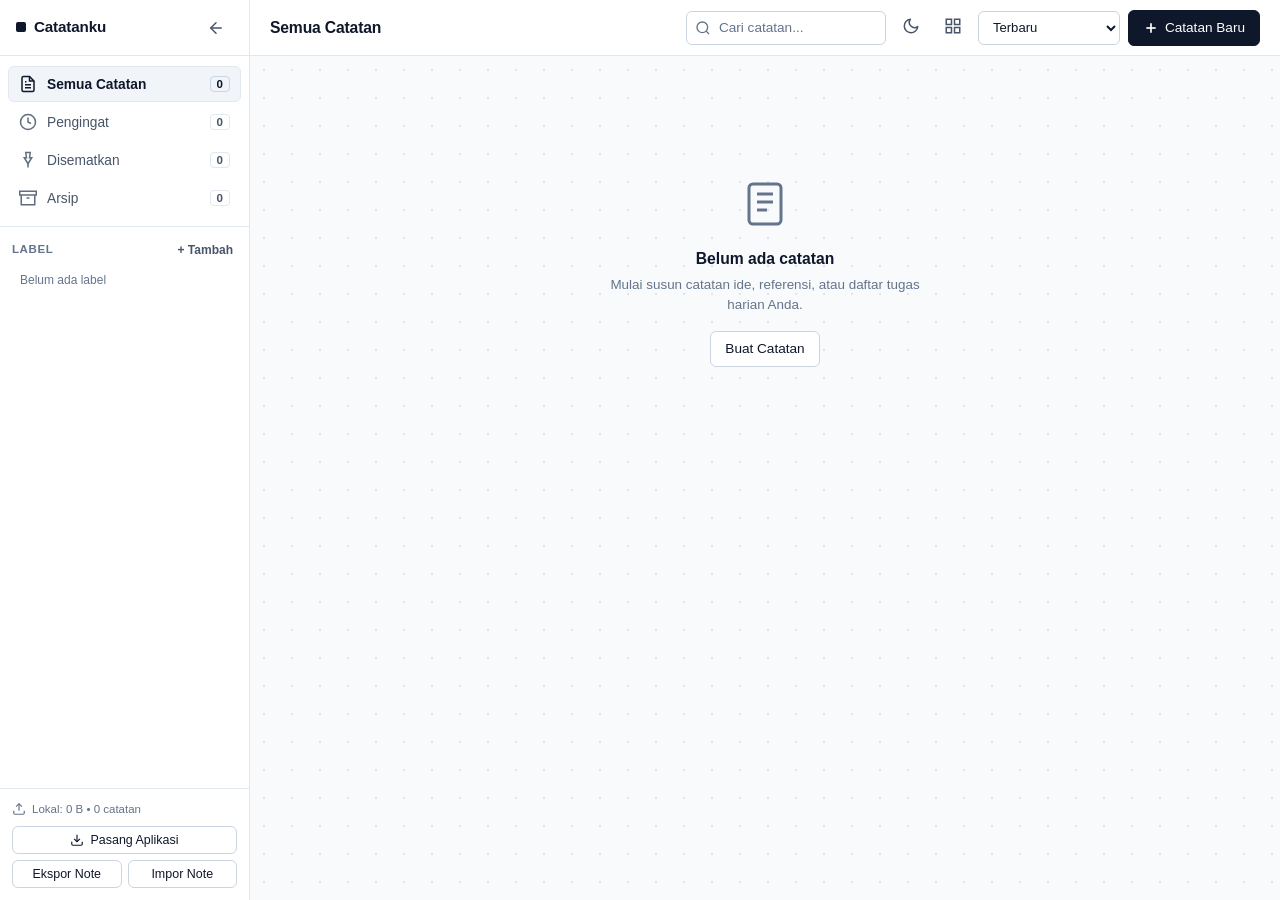
<file: index.html>
<!doctype html>
<html lang="id">
  <head>
    <meta charset="UTF-8" />
    <meta
      name="viewport"
      content="width=device-width, initial-scale=1.0, maximum-scale=1.0, user-scalable=no, viewport-fit=cover"
    />

    <!-- PWA Meta Tags -->
    <meta name="theme-color" content="#0f172a" />
    <meta name="mobile-web-app-capable" content="yes" />
    <meta name="apple-mobile-web-app-capable" content="yes" />
    <meta
      name="apple-mobile-web-app-status-bar-style"
      content="black-translucent"
    />
    <meta name="apple-mobile-web-app-title" content="Catatanku" />
    <meta name="application-name" content="Catatanku" />
    <meta
      name="description"
      content="Aplikasi catatan dan pengingat pribadi berbasis offline dengan penyimpanan lokal."
    />
    <meta name="format-detection" content="telephone=no" />

    <!-- PWA Manifest -->
    <link rel="manifest" href="manifest.json" />

    <!-- Icons -->
    <link rel="icon" type="image/svg+xml" href="icons/icon.svg" />
    <link rel="apple-touch-icon" href="icons/icon-192.png" />

    <title>Catatanku</title>
    <link rel="stylesheet" href="style.css" />
  </head>
  <body>
    <div class="app-container">
      <!-- Sidebar -->
      <aside class="sidebar" id="sidebar">
        <div class="sidebar-header">
          <div class="brand">
            <span class="brand-mark"></span>
            <span class="brand-title">Catatanku</span>
          </div>
          <button
            class="btn-icon sidebar-toggle-btn"
            id="closeSidebar"
            aria-label="Sembunyikan menu samping"
            title="Sembunyikan menu samping"
          >
            <svg
              width="18"
              height="18"
              viewBox="0 0 24 24"
              fill="none"
              stroke="currentColor"
              stroke-width="2"
              stroke-linecap="round"
              stroke-linejoin="round"
            >
              <line x1="19" y1="12" x2="5" y2="12" />
              <polyline points="12 19 5 12 12 5" />
            </svg>
          </button>
        </div>

        <div class="sidebar-nav">
          <button class="nav-item active" data-filter="all">
            <svg
              class="nav-icon"
              width="18"
              height="18"
              viewBox="0 0 24 24"
              fill="none"
              stroke="currentColor"
              stroke-width="2"
            >
              <path d="M14 2H6a2 2 0 00-2 2v16a2 2 0 002 2h12a2 2 0 002-2V8z" />
              <path d="M14 2v6h6" />
              <path d="M16 13H8" />
              <path d="M16 17H8" />
              <path d="M10 9H8" />
            </svg>
            <span>Semua Catatan</span>
            <span class="badge" id="badgeAll">0</span>
          </button>
          <button class="nav-item" data-filter="reminder">
            <svg
              class="nav-icon"
              width="18"
              height="18"
              viewBox="0 0 24 24"
              fill="none"
              stroke="currentColor"
              stroke-width="2"
            >
              <circle cx="12" cy="12" r="10" />
              <path d="M12 6v6l4 2" />
            </svg>
            <span>Pengingat</span>
            <span class="badge" id="badgeReminder">0</span>
          </button>
          <button class="nav-item" data-filter="pinned">
            <svg
              class="nav-icon"
              width="18"
              height="18"
              viewBox="0 0 24 24"
              fill="none"
              stroke="currentColor"
              stroke-width="2"
            >
              <path d="M12 17v5" />
              <path d="M9 2h6l-1 7h3l-5 8-5-8h3z" />
            </svg>
            <span>Disematkan</span>
            <span class="badge" id="badgePinned">0</span>
          </button>
          <button class="nav-item" data-filter="archived">
            <svg
              class="nav-icon"
              width="18"
              height="18"
              viewBox="0 0 24 24"
              fill="none"
              stroke="currentColor"
              stroke-width="2"
            >
              <path d="M21 8v13H3V8" />
              <path d="M1 3h22v5H1z" />
              <path d="M10 12h4" />
            </svg>
            <span>Arsip</span>
            <span class="badge" id="badgeArchived">0</span>
          </button>
        </div>

        <div class="sidebar-section">
          <div class="sidebar-section-header">
            <h3>Label</h3>
            <button class="btn-text" id="addLabelBtn" title="Tambah label">
              + Tambah
            </button>
          </div>
          <div id="labelList" class="label-list">
            <!-- Labels rendered here -->
          </div>
        </div>

        <div class="sidebar-footer">
          <div class="storage-info">
            <svg
              width="14"
              height="14"
              viewBox="0 0 24 24"
              fill="none"
              stroke="currentColor"
              stroke-width="2"
            >
              <path d="M21 15v4a2 2 0 01-2 2H5a2 2 0 01-2-2v-4" />
              <polyline points="17 8 12 3 7 8" />
              <line x1="12" y1="3" x2="12" y2="15" />
            </svg>
            <span id="storageInfo">Data tersimpan lokal</span>
          </div>
          <div class="pwa-actions">
            <button
              class="btn btn-secondary btn-sm btn-sidebar-install"
              id="sidebarInstallBtn"
              title="Pasang aplikasi Catatanku ke perangkat"
            >
              <svg
                width="14"
                height="14"
                viewBox="0 0 24 24"
                fill="none"
                stroke="currentColor"
                stroke-width="2"
              >
                <path d="M21 15v4a2 2 0 01-2 2H5a2 2 0 01-2-2v-4" />
                <polyline points="7 10 12 15 17 10" />
                <line x1="12" y1="15" x2="12" y2="3" />
              </svg>
              <span>Pasang Aplikasi</span>
            </button>
            <div class="pwa-data-actions">
              <button
                class="btn btn-secondary btn-sm"
                id="exportBtn"
                title="Cadangkan catatan ke file JSON"
              >
                Ekspor Note
              </button>
              <button
                class="btn btn-secondary btn-sm"
                id="importBtn"
                title="Pulihkan catatan dari file JSON"
              >
                Impor Note
              </button>
            </div>
          </div>
          <input
            type="file"
            id="importFile"
            accept=".json"
            style="display: none"
          />
        </div>
      </aside>

      <!-- Sidebar Overlay (mobile) -->
      <div class="sidebar-overlay" id="sidebarOverlay"></div>

      <!-- Main Content -->
      <main class="main-content">
        <!-- Top Bar -->
        <header class="topbar">
          <div class="topbar-left">
            <button
              class="btn-icon"
              id="openSidebar"
              aria-label="Buka menu navigasi"
            >
              <svg
                width="20"
                height="20"
                viewBox="0 0 24 24"
                fill="none"
                stroke="currentColor"
                stroke-width="2"
              >
                <line x1="3" y1="12" x2="21" y2="12" />
                <line x1="3" y1="6" x2="21" y2="6" />
                <line x1="3" y1="18" x2="21" y2="18" />
              </svg>
            </button>
            <h2 id="pageTitle">Semua Catatan</h2>
          </div>

          <div class="topbar-right">
            <div class="search-box">
              <svg
                class="search-icon"
                width="16"
                height="16"
                viewBox="0 0 24 24"
                fill="none"
                stroke="currentColor"
                stroke-width="2"
              >
                <circle cx="11" cy="11" r="8" />
                <line x1="21" y1="21" x2="16.65" y2="16.65" />
              </svg>
              <input
                type="text"
                id="searchInput"
                placeholder="Cari catatan..."
                aria-label="Cari catatan"
              />
            </div>
            <button
              class="btn-icon"
              id="themeToggle"
              aria-label="Ganti mode terang atau gelap"
              title="Ganti mode tema (Terang / Gelap)"
            >
              <span id="themeIcon">
                <svg
                  width="18"
                  height="18"
                  viewBox="0 0 24 24"
                  fill="none"
                  stroke="currentColor"
                  stroke-width="2"
                  stroke-linecap="round"
                  stroke-linejoin="round"
                >
                  <path d="M21 12.79A9 9 0 1 1 11.21 3 7 7 0 0 0 21 12.79z" />
                </svg>
              </span>
            </button>
            <button
              class="btn-icon"
              id="toggleView"
              aria-label="Ganti tampilan grid atau list"
              title="Ubah tampilan"
            >
              <span id="viewIcon">
                <svg
                  width="18"
                  height="18"
                  viewBox="0 0 24 24"
                  fill="none"
                  stroke="currentColor"
                  stroke-width="2"
                >
                  <rect x="3" y="3" width="7" height="7" />
                  <rect x="14" y="3" width="7" height="7" />
                  <rect x="14" y="14" width="7" height="7" />
                  <rect x="3" y="14" width="7" height="7" />
                </svg>
              </span>
            </button>
            <div class="sort-wrapper">
              <select
                id="sortSelect"
                class="sort-select"
                title="Urutkan catatan"
                aria-label="Urutkan catatan"
              >
                <option value="newest">Terbaru</option>
                <option value="oldest">Terlama</option>
                <option value="alpha">A – Z</option>
                <option value="reminder">Waktu Pengingat</option>
              </select>
            </div>
            <button class="btn btn-primary btn-new-note" id="topbarNewNote">
              <svg
                width="16"
                height="16"
                viewBox="0 0 24 24"
                fill="none"
                stroke="currentColor"
                stroke-width="2.5"
              >
                <line x1="12" y1="5" x2="12" y2="19" />
                <line x1="5" y1="12" x2="19" y2="12" />
              </svg>
              <span>Catatan Baru</span>
            </button>
          </div>
        </header>

        <!-- Offline Banner -->
        <div class="offline-banner" id="offlineBanner" style="display: none">
          <svg
            width="16"
            height="16"
            viewBox="0 0 24 24"
            fill="none"
            stroke="currentColor"
            stroke-width="2"
          >
            <line x1="1" y1="1" x2="23" y2="23" />
            <path d="M16.72 11.06A10.94 10.94 0 0119 12.55" />
            <path d="M5 12.55a10.94 10.94 0 015.17-2.39" />
            <path d="M10.71 5.05A16 16 0 0122.58 9" />
            <path d="M1.42 9a15.91 15.91 0 014.7-2.88" />
            <path d="M8.53 16.11a6 6 0 016.95 0" />
            <line x1="12" y1="20" x2="12.01" y2="20" />
          </svg>
          <span>Mode Offline — Seluruh data tetap tersimpan secara lokal</span>
        </div>

        <!-- Install Banner -->
        <div class="install-banner" id="installBanner" style="display: none">
          <div class="install-banner-text">
            <strong>Pasang Catatanku di Perangkat</strong>
            <span
              >Akses cepat dari layar utama dan dapat digunakan saat
              offline</span
            >
          </div>
          <div class="install-banner-actions">
            <button class="btn btn-secondary btn-sm" id="installBtn">
              Pasang
            </button>
            <button
              class="btn-icon btn-sm"
              id="dismissInstall"
              aria-label="Tutup pemberitahuan"
            >
              <svg
                width="16"
                height="16"
                viewBox="0 0 24 24"
                fill="none"
                stroke="currentColor"
                stroke-width="2"
              >
                <path d="M18 6L6 18M6 6l12 12" />
              </svg>
            </button>
          </div>
        </div>

        <!-- Notes Grid -->
        <div class="notes-container" id="notesContainer">
          <div class="notes-grid" id="notesGrid">
            <!-- Notes rendered here -->
          </div>
          <div class="empty-state" id="emptyState" style="display: none">
            <div class="empty-illustration">
              <svg
                width="48"
                height="48"
                viewBox="0 0 24 24"
                fill="none"
                stroke="currentColor"
                stroke-width="1.5"
              >
                <rect x="4" y="2" width="16" height="20" rx="2" />
                <line x1="8" y1="7" x2="16" y2="7" />
                <line x1="8" y1="11" x2="16" y2="11" />
                <line x1="8" y1="15" x2="13" y2="15" />
              </svg>
            </div>
            <h3 id="emptyTitle">Belum ada catatan</h3>
            <p id="emptyDesc">Mulai buat catatan atau daftar tugas baru.</p>
            <button class="btn btn-secondary" onclick="openNewNote()">
              Buat Catatan
            </button>
          </div>
        </div>

        <!-- Mobile Action Button -->
        <button
          class="fab"
          id="fabAdd"
          title="Catatan Baru"
          aria-label="Tambah catatan baru"
        >
          <svg
            width="22"
            height="22"
            viewBox="0 0 24 24"
            fill="none"
            stroke="currentColor"
            stroke-width="2.5"
          >
            <line x1="12" y1="5" x2="12" y2="19" />
            <line x1="5" y1="12" x2="19" y2="12" />
          </svg>
        </button>
      </main>
    </div>

    <!-- Modal: Note Editor -->
    <div class="modal-overlay" id="noteModal" role="dialog" aria-modal="true">
      <div class="modal" id="noteModalContent">
        <div class="modal-header">
          <h2 id="modalTitle">Catatan Baru</h2>
          <button class="btn-icon" id="closeModal" aria-label="Tutup modal">
            <svg
              width="18"
              height="18"
              viewBox="0 0 24 24"
              fill="none"
              stroke="currentColor"
              stroke-width="2"
            >
              <path d="M18 6L6 18M6 6l12 12" />
            </svg>
          </button>
        </div>
        <div class="modal-body">
          <div class="form-group">
            <input
              type="text"
              id="noteTitle"
              placeholder="Judul catatan"
              class="input-title"
              maxlength="120"
            />
          </div>

          <div class="form-group color-select-group">
            <span class="control-label">Aksen Warna</span>
            <div class="color-options" id="colorOptions">
              <button
                class="color-dot active"
                data-color="#ffffff"
                style="background: #ffffff"
                title="Netral"
              ></button>
              <button
                class="color-dot"
                data-color="#f8fafc"
                style="background: #f1f5f9"
                title="Slate"
              ></button>
              <button
                class="color-dot"
                data-color="#fefce8"
                style="background: #fef08a"
                title="Kuning"
              ></button>
              <button
                class="color-dot"
                data-color="#f0fdf4"
                style="background: #bbf7d0"
                title="Hijau"
              ></button>
              <button
                class="color-dot"
                data-color="#eff6ff"
                style="background: #bfdbfe"
                title="Biru"
              ></button>
              <button
                class="color-dot"
                data-color="#fdf2f8"
                style="background: #fbcfe8"
                title="Mawar"
              ></button>
              <button
                class="color-dot"
                data-color="#faf5ff"
                style="background: #e9d5ff"
                title="Ungu"
              ></button>
              <button
                class="color-dot"
                data-color="#fff7ed"
                style="background: #fed7aa"
                title="Amber"
              ></button>
            </div>
          </div>

          <div class="form-group">
            <textarea
              id="noteContent"
              placeholder="Ketik isi catatan di sini..."
              rows="8"
            ></textarea>
          </div>

          <div class="form-group checklist-section">
            <label class="toggle-control">
              <input type="checkbox" id="enableChecklist" />
              <span class="toggle-text">Aktifkan Daftar Tugas (Checklist)</span>
            </label>
            <div
              id="checklistContainer"
              class="checklist-container"
              style="display: none"
            >
              <div id="checklistItems"></div>
              <div class="checklist-add">
                <input
                  type="text"
                  id="checklistInput"
                  placeholder="Tambah butir tugas..."
                />
                <button
                  class="btn btn-secondary btn-sm"
                  id="addChecklistItem"
                  type="button"
                >
                  Tambah
                </button>
              </div>
            </div>
          </div>

          <div class="form-group reminder-section">
            <label class="toggle-control">
              <input type="checkbox" id="enableReminder" />
              <span class="toggle-text">Atur Pengingat Waktu</span>
            </label>
            <div
              id="reminderFields"
              class="reminder-fields"
              style="display: none"
            >
              <input
                type="datetime-local"
                id="reminderDate"
                class="input-control"
              />
              <select id="reminderRepeat" class="input-control">
                <option value="none">Satu kali (tidak berulang)</option>
                <option value="daily">Setiap hari</option>
                <option value="weekly">Setiap minggu</option>
                <option value="monthly">Setiap bulan</option>
              </select>
            </div>
          </div>

          <div class="form-group">
            <span class="control-label">Label Kategori</span>
            <div id="labelSelector" class="label-chips">
              <!-- Label chips rendered here -->
            </div>
          </div>
        </div>
        <div class="modal-footer">
          <button class="btn btn-secondary" id="cancelNote">Batal</button>
          <button class="btn btn-primary" id="saveNote">Simpan Catatan</button>
        </div>
      </div>
    </div>

    <!-- Modal: Label Editor -->
    <div class="modal-overlay" id="labelModal" role="dialog" aria-modal="true">
      <div class="modal modal-sm">
        <div class="modal-header">
          <h2>Tambah Label</h2>
          <button class="btn-icon close-label-modal" aria-label="Tutup modal">
            <svg
              width="18"
              height="18"
              viewBox="0 0 24 24"
              fill="none"
              stroke="currentColor"
              stroke-width="2"
            >
              <path d="M18 6L6 18M6 6l12 12" />
            </svg>
          </button>
        </div>
        <div class="modal-body">
          <div class="form-group">
            <label class="control-label" for="labelName">Nama Label</label>
            <input
              type="text"
              id="labelName"
              placeholder="Contoh: Pekerjaan, Ide, Belanja"
              maxlength="30"
              class="input-control"
            />
          </div>
          <div class="form-group">
            <span class="control-label">Warna Label</span>
            <div class="color-options" id="labelColorOptions">
              <button
                class="color-dot active"
                data-color="#dc2626"
                style="background: #dc2626"
              ></button>
              <button
                class="color-dot"
                data-color="#2563eb"
                style="background: #2563eb"
              ></button>
              <button
                class="color-dot"
                data-color="#16a34a"
                style="background: #16a34a"
              ></button>
              <button
                class="color-dot"
                data-color="#d97706"
                style="background: #d97706"
              ></button>
              <button
                class="color-dot"
                data-color="#7c3aed"
                style="background: #7c3aed"
              ></button>
              <button
                class="color-dot"
                data-color="#475569"
                style="background: #475569"
              ></button>
            </div>
          </div>
        </div>
        <div class="modal-footer">
          <button class="btn btn-secondary close-label-modal">Batal</button>
          <button class="btn btn-primary" id="saveLabel">Simpan Label</button>
        </div>
      </div>
    </div>

    <!-- Modal: Confirm Delete -->
    <div class="modal-overlay" id="deleteModal" role="dialog" aria-modal="true">
      <div class="modal modal-sm">
        <div class="modal-header">
          <h2>Hapus Catatan</h2>
          <button class="btn-icon close-delete-modal" aria-label="Tutup modal">
            <svg
              width="18"
              height="18"
              viewBox="0 0 24 24"
              fill="none"
              stroke="currentColor"
              stroke-width="2"
            >
              <path d="M18 6L6 18M6 6l12 12" />
            </svg>
          </button>
        </div>
        <div class="modal-body">
          <p>
            Catatan ini akan dihapus secara permanen dari perangkat lokal.
            Tindakan ini tidak dapat dibatalkan.
          </p>
        </div>
        <div class="modal-footer">
          <button class="btn btn-secondary close-delete-modal">Batal</button>
          <button class="btn btn-danger" id="confirmDelete">Hapus</button>
        </div>
      </div>
    </div>

    <!-- Toast Notification -->
    <div class="toast-container" id="toastContainer" aria-live="polite"></div>

    <!-- Modal: Install Guidance -->
    <div
      class="modal-overlay"
      id="installHelpModal"
      role="dialog"
      aria-modal="true"
    >
      <div class="modal modal-sm">
        <div class="modal-header">
          <h2>Pasang Catatanku</h2>
          <button
            class="btn-icon close-install-modal"
            aria-label="Tutup panduan pemasangan"
          >
            <svg
              width="18"
              height="18"
              viewBox="0 0 24 24"
              fill="none"
              stroke="currentColor"
              stroke-width="2"
            >
              <path d="M18 6L6 18M6 6l12 12" />
            </svg>
          </button>
        </div>
        <div class="modal-body" id="installHelpBody">
          <!-- Dynamic guidance content injected by JS -->
        </div>
        <div class="modal-footer">
          <button class="btn btn-primary close-install-modal">Mengerti</button>
        </div>
      </div>
    </div>

    <!-- Reminder Alert -->
    <div
      class="reminder-alert-overlay"
      id="reminderAlert"
      style="display: none"
      role="dialog"
      aria-modal="true"
    >
      <div class="reminder-alert">
        <div class="reminder-alert-icon">
          <svg
            width="32"
            height="32"
            viewBox="0 0 24 24"
            fill="none"
            stroke="currentColor"
            stroke-width="2"
          >
            <circle cx="12" cy="12" r="10" />
            <path d="M12 6v6l4 2" />
          </svg>
        </div>
        <h3 id="reminderAlertTitle">Pengingat Waktu</h3>
        <p id="reminderAlertText">Waktu untuk catatan ini telah tiba.</p>
        <button class="btn btn-primary" id="dismissReminder">Selesai</button>
      </div>
    </div>

    <script src="app.js"></script>
  </body>
</html>
</file>
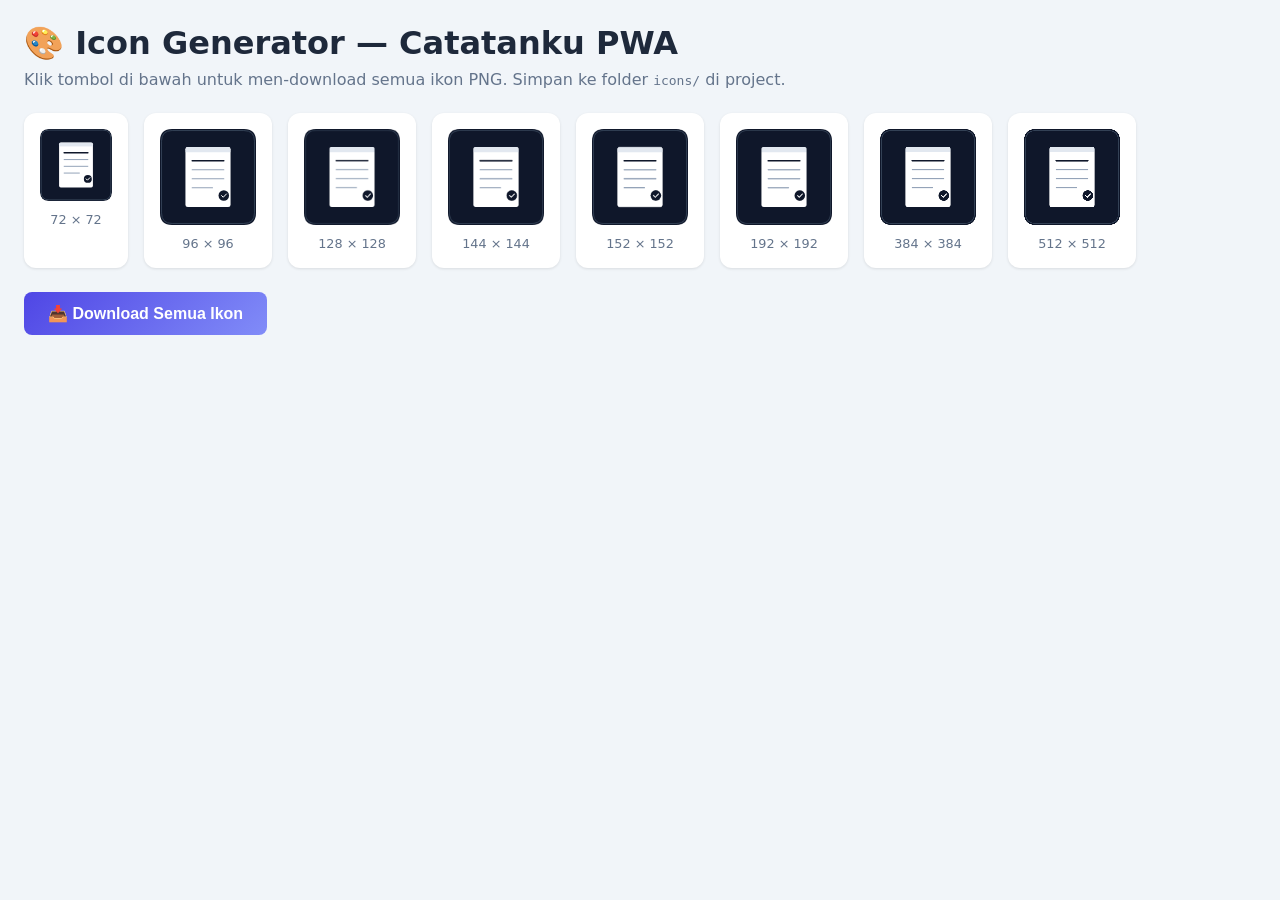
<file: generate-icons.html>
<!DOCTYPE html>
<html lang="id">
<head>
    <meta charset="UTF-8">
    <meta name="viewport" content="width=device-width, initial-scale=1.0">
    <title>Icon Generator - Catatanku</title>
    <style>
        * { box-sizing: border-box; margin: 0; padding: 0; }
        body { font-family: 'Segoe UI', system-ui, sans-serif; background: #f1f5f9; padding: 24px; }
        h1 { color: #1e293b; margin-bottom: 8px; }
        p { color: #64748b; margin-bottom: 24px; }
        .icons { display: flex; flex-wrap: wrap; gap: 16px; margin-bottom: 24px; }
        .icon-item { background: white; border-radius: 12px; padding: 16px; text-align: center; box-shadow: 0 1px 3px rgba(0,0,0,0.1); }
        .icon-item canvas { display: block; margin: 0 auto 8px; border-radius: 8px; }
        .icon-item span { font-size: 0.8rem; color: #64748b; }
        .btn { padding: 12px 24px; background: linear-gradient(135deg, #4f46e5, #818cf8); color: white; border: none; border-radius: 8px; font-size: 1rem; font-weight: 600; cursor: pointer; }
        .btn:hover { box-shadow: 0 4px 12px rgba(79,70,229,0.4); }
        .status { margin-top: 16px; color: #22c55e; font-weight: 600; display: none; }
    </style>
</head>
<body>
    <h1>🎨 Icon Generator — Catatanku PWA</h1>
    <p>Klik tombol di bawah untuk men-download semua ikon PNG. Simpan ke folder <code>icons/</code> di project.</p>
    <div class="icons" id="preview"></div>
    <button class="btn" onclick="downloadAll()">📥 Download Semua Ikon</button>
    <div class="status" id="status">✅ Semua ikon berhasil di-download!</div>

<script>
const sizes = [72, 96, 128, 144, 152, 192, 384, 512];

function roundRect(ctx, x, y, w, h, r) {
    ctx.beginPath();
    ctx.moveTo(x + r, y);
    ctx.lineTo(x + w - r, y);
    ctx.quadraticCurveTo(x + w, y, x + w, y + r);
    ctx.lineTo(x + w, y + h - r);
    ctx.quadraticCurveTo(x + w, y + h, x + w - r, y + h);
    ctx.lineTo(x + r, y + h);
    ctx.quadraticCurveTo(x, y + h, x, y + h - r);
    ctx.lineTo(x, y + r);
    ctx.quadraticCurveTo(x, y, x + r, y);
    ctx.closePath();
}

function createIcon(size) {
    const canvas = document.createElement('canvas');
    canvas.width = size;
    canvas.height = size;
    const ctx = canvas.getContext('2d');
    const s = size;

    // === Anti-Slop Deep Ink Background ===
    roundRect(ctx, 0, 0, s, s, s * 0.125);
    ctx.fillStyle = '#0f172a';
    ctx.fill();

    // === Crisp Inner Border ===
    ctx.strokeStyle = '#334155';
    ctx.lineWidth = Math.max(1, s * 0.008);
    roundRect(ctx, s * 0.016, s * 0.016, s * 0.968, s * 0.968, s * 0.11);
    ctx.stroke();

    // === Paper Surface ===
    const px = s * 0.265;
    const py = s * 0.187;
    const pw = s * 0.47;
    const ph = s * 0.625;
    const pr = s * 0.024;
    roundRect(ctx, px, py, pw, ph, pr);
    ctx.fillStyle = '#ffffff';
    ctx.fill();

    // === Top Header Accent ===
    ctx.save();
    ctx.beginPath();
    roundRect(ctx, px, py, pw, ph, pr);
    ctx.clip();
    ctx.fillStyle = '#e2e8f0';
    ctx.fillRect(px, py, pw, s * 0.055);
    ctx.restore();

    // === Ruled Lines ===
    ctx.lineCap = 'round';

    // Title line
    ctx.strokeStyle = '#0f172a';
    ctx.lineWidth = Math.max(1.5, s * 0.016);
    ctx.beginPath();
    ctx.moveTo(px + pw * 0.15, py + ph * 0.23);
    ctx.lineTo(px + pw * 0.85, py + ph * 0.23);
    ctx.stroke();

    // Content lines
    ctx.strokeStyle = '#94a3b8';
    ctx.lineWidth = Math.max(1, s * 0.012);
    for (let i = 1; i <= 3; i++) {
        const ly = py + ph * (0.23 + i * 0.15);
        const lx2 = i === 3 ? px + pw * 0.60 : px + pw * 0.85;
        ctx.beginPath();
        ctx.moveTo(px + pw * 0.15, ly);
        ctx.lineTo(lx2, ly);
        ctx.stroke();
    }

    // === Check indicator circle ===
    const cx = px + pw * 0.85;
    const cy = py + ph * 0.81;
    const cr = s * 0.055;
    ctx.fillStyle = '#0f172a';
    ctx.beginPath();
    ctx.arc(cx, cy, cr, 0, Math.PI * 2);
    ctx.fill();

    // Checkmark mark
    ctx.strokeStyle = '#ffffff';
    ctx.lineWidth = Math.max(1, s * 0.01);
    ctx.lineJoin = 'round';
    ctx.beginPath();
    ctx.moveTo(cx - cr * 0.42, cy);
    ctx.lineTo(cx - cr * 0.1, cy + cr * 0.32);
    ctx.lineTo(cx + cr * 0.5, cy - cr * 0.3);
    ctx.stroke();

    return canvas;
}

// Preview
const preview = document.getElementById('preview');
const canvases = {};

sizes.forEach(size => {
    const canvas = createIcon(size);
    canvases[size] = canvas;

    const div = document.createElement('div');
    div.className = 'icon-item';

    // Show scaled preview (max 96px display)
    const displaySize = Math.min(size, 96);
    canvas.style.width = displaySize + 'px';
    canvas.style.height = displaySize + 'px';

    div.appendChild(canvas);
    const span = document.createElement('span');
    span.textContent = size + ' × ' + size;
    div.appendChild(span);
    preview.appendChild(div);
});

function downloadAll() {
    let i = 0;
    sizes.forEach(size => {
        setTimeout(() => {
            const canvas = canvases[size];
            const link = document.createElement('a');
            link.download = 'icon-' + size + '.png';
            link.href = canvas.toDataURL('image/png');
            link.click();
        }, i * 300);
        i++;
    });

    setTimeout(() => {
        document.getElementById('status').style.display = 'block';
    }, sizes.length * 300 + 200);
}
</script>
</body>
</html>
</file>
<file: style.css>
/* ===== Anti-Slop Design System: Disciplined Utility & Editorial UI ===== */
:root {
    color-scheme: light;
    --bg: #f8fafc;
    --surface: #ffffff;
    --surface-subtle: #f1f5f9;
    --surface-hover: #e2e8f0;
    --border: #e2e8f0;
    --border-strong: #cbd5e1;
    --border-focus: #0f172a;

    --text: #0f172a;
    --text-secondary: #475569;
    --text-muted: #64748b;

    --primary: #0f172a;
    --primary-hover: #1e293b;
    --primary-text: #ffffff;

    --accent: #2563eb;
    --danger: #dc2626;
    --danger-hover: #b91c1c;
    --success: #16a34a;
    --warning: #d97706;

    --radius-xs: 4px;
    --radius-sm: 6px;
    --radius-md: 8px;
    --radius-lg: 12px;

    --shadow-hairline: 0 1px 2px rgba(15, 23, 42, 0.05);
    --shadow-dropdown: 0 4px 12px rgba(15, 23, 42, 0.08), 0 1px 3px rgba(15, 23, 42, 0.06);
    --shadow-modal: 0 12px 36px rgba(15, 23, 42, 0.16), 0 2px 6px rgba(15, 23, 42, 0.08);

    --sidebar-width: 250px;
    --topbar-height: 56px;
    
    /* Tactile Motion Tokens */
    --duration-fast: 120ms;
    --duration-normal: 180ms;
    --ease-out-snappy: cubic-bezier(0.16, 1, 0.3, 1);
    --ease-in-out: cubic-bezier(0.4, 0, 0.2, 1);
    --transition: 0.14s cubic-bezier(0.4, 0, 0.2, 1);

    --safe-top: env(safe-area-inset-top, 0px);
    --safe-bottom: env(safe-area-inset-bottom, 0px);
}

/* ===== Dark Mode Theme Tokens (Purposeful Slate Palette) ===== */
[data-theme="dark"] {
    color-scheme: dark;
    --bg: #090d16;
    --surface: #111827;
    --surface-subtle: #1e293b;
    --surface-hover: #334155;
    --border: #1e293b;
    --border-strong: #334155;
    --border-focus: #f8fafc;

    --text: #f8fafc;
    --text-secondary: #94a3b8;
    --text-muted: #64748b;

    --primary: #f8fafc;
    --primary-hover: #e2e8f0;
    --primary-text: #0f172a;

    --accent: #3b82f6;
    --danger: #ef4444;
    --danger-hover: #dc2626;
    --success: #22c55e;
    --warning: #f59e0b;

    --shadow-hairline: 0 1px 3px rgba(0, 0, 0, 0.45);
    --shadow-dropdown: 0 6px 18px rgba(0, 0, 0, 0.55), 0 2px 4px rgba(0, 0, 0, 0.4);
    --shadow-modal: 0 16px 40px rgba(0, 0, 0, 0.75), 0 4px 10px rgba(0, 0, 0, 0.5);
}

[data-theme="dark"] .notes-container {
    background-image: radial-gradient(rgba(255, 255, 255, 0.08) 1px, transparent 1px);
}

[data-theme="dark"] textarea,
[data-theme="dark"] .input-control,
[data-theme="dark"] .sort-select,
[data-theme="dark"] .search-box input,
[data-theme="dark"] .checklist-add input {
    background: #0b1120;
    color: #f8fafc;
    border-color: #334155;
}

[data-theme="dark"] textarea:focus,
[data-theme="dark"] .input-control:focus,
[data-theme="dark"] .sort-select:focus,
[data-theme="dark"] .search-box input:focus,
[data-theme="dark"] .checklist-add input:focus {
    border-color: #f8fafc;
}

[data-theme="dark"] .offline-banner {
    background: #78350f;
    border-color: #92400e;
    color: #fef3c7;
}

[data-theme="dark"] .reminder-alert-icon {
    background: #78350f;
    color: #fef3c7;
}

[data-theme="dark"] .checklist-container {
    background: #0b1120;
    border-color: #1e293b;
}

[data-theme="dark"] .checklist-item {
    border-color: #1e293b;
}

[data-theme="dark"] .note-card {
    background-color: var(--card-dark-bg, #111827) !important;
    border-color: #1e293b;
}

[data-theme="dark"] .note-card[data-has-custom-color="true"] {
    border-left: 3px solid var(--card-light-bg);
}

[data-theme="dark"] .note-card .note-card-title {
    color: #f8fafc !important;
}

[data-theme="dark"] .note-card .note-card-content {
    color: #94a3b8 !important;
}

[data-theme="dark"] .note-card .note-card-date {
    color: #64748b !important;
}

[data-theme="dark"] .note-card:hover {
    border-color: #475569;
}

[data-theme="dark"] .card-action-btn.danger:hover,
[data-theme="dark"] .delete-label:hover,
[data-theme="dark"] .checklist-item .remove-item:hover {
    background: rgba(239, 68, 68, 0.18);
    color: #fca5a5;
}

[data-theme="dark"] .note-card-reminder.overdue {
    background: #3b1115;
    border-color: #7f1d1d;
    color: #fca5a5;
}

*, *::before, *::after {
    box-sizing: border-box;
    margin: 0;
    padding: 0;
}

html {
    -webkit-text-size-adjust: 100%;
    -webkit-tap-highlight-color: transparent;
}

body {
    font-family: -apple-system, BlinkMacSystemFont, "Segoe UI", Roboto, "Helvetica Neue", Arial, sans-serif;
    background: var(--bg);
    color: var(--text);
    line-height: 1.5;
    overflow: hidden;
    height: 100vh;
    height: 100dvh;
    overscroll-behavior-y: contain;
    -webkit-font-smoothing: antialiased;
}

/* ===== Accessible Focus Rings ===== */
:focus-visible {
    outline: 2px solid var(--border-focus);
    outline-offset: 2px;
}

/* ===== Scrollbar ===== */
::-webkit-scrollbar { width: 6px; height: 6px; }
::-webkit-scrollbar-track { background: transparent; }
::-webkit-scrollbar-thumb { background: var(--border-strong); border-radius: var(--radius-xs); }
::-webkit-scrollbar-thumb:hover { background: var(--text-muted); }

/* ===== App Layout ===== */
.app-container {
    display: flex;
    height: 100vh;
    height: 100dvh;
    padding-top: var(--safe-top);
}

/* ===== Sidebar ===== */
.sidebar {
    width: var(--sidebar-width);
    background: var(--surface);
    border-right: 1px solid var(--border);
    display: flex;
    flex-direction: column;
    z-index: 100;
    overflow-y: auto;
    flex-shrink: 0;
    transition: margin-left 0.22s cubic-bezier(0.16, 1, 0.3, 1), transform 0.22s cubic-bezier(0.16, 1, 0.3, 1);
}

.sidebar.collapsed {
    margin-left: calc(-1 * var(--sidebar-width));
}

.sidebar-header {
    height: var(--topbar-height);
    padding: 0 16px;
    display: flex;
    align-items: center;
    justify-content: space-between;
    border-bottom: 1px solid var(--border);
    flex-shrink: 0;
}

.brand {
    display: flex;
    align-items: center;
    gap: 8px;
}

.brand-mark {
    width: 10px;
    height: 10px;
    background: var(--primary);
    border-radius: 2px;
}

.brand-title {
    font-size: 0.95rem;
    font-weight: 700;
    letter-spacing: -0.01em;
    color: var(--text);
}

.sidebar-toggle-btn {
    display: inline-flex;
}

.sidebar-toggle-btn svg {
    transition: transform 0.15s ease-out;
}

.sidebar-toggle-btn:hover svg {
    transform: translateX(-2px);
}

.sidebar-nav {
    padding: 10px 8px;
    display: flex;
    flex-direction: column;
    gap: 2px;
}

.nav-item {
    display: flex;
    align-items: center;
    gap: 10px;
    width: 100%;
    padding: 8px 10px;
    border: 1px solid transparent;
    background: transparent;
    border-radius: var(--radius-sm);
    cursor: pointer;
    font-size: 0.86rem;
    font-weight: 500;
    color: var(--text-secondary);
    transition: background var(--transition), color var(--transition), border-color var(--transition);
    text-align: left;
}

.nav-item:hover {
    background: var(--surface-subtle);
    color: var(--text);
}

.nav-item.active {
    background: var(--surface-subtle);
    color: var(--text);
    font-weight: 600;
    border-color: var(--border);
}

.nav-icon {
    flex-shrink: 0;
    opacity: 0.85;
}

.nav-item.active .nav-icon {
    opacity: 1;
}

.badge {
    margin-left: auto;
    background: transparent;
    border: 1px solid var(--border);
    color: var(--text-secondary);
    font-size: 0.72rem;
    font-variant-numeric: tabular-nums;
    padding: 1px 6px;
    border-radius: var(--radius-xs);
    font-weight: 600;
}

.nav-item.active .badge {
    border-color: var(--border-strong);
    color: var(--text);
}

.sidebar-section {
    padding: 14px 12px;
    border-top: 1px solid var(--border);
    flex: 1;
    overflow-y: auto;
}

.sidebar-section-header {
    display: flex;
    align-items: center;
    justify-content: space-between;
    margin-bottom: 8px;
}

.sidebar-section h3 {
    font-size: 0.72rem;
    font-weight: 600;
    text-transform: uppercase;
    letter-spacing: 0.05em;
    color: var(--text-muted);
}

.label-list {
    display: flex;
    flex-direction: column;
    gap: 2px;
}

.label-item {
    display: flex;
    align-items: center;
    gap: 8px;
    padding: 6px 8px;
    border-radius: var(--radius-sm);
    cursor: pointer;
    font-size: 0.82rem;
    color: var(--text-secondary);
    transition: background var(--transition);
    border: 1px solid transparent;
    background: none;
    width: 100%;
    text-align: left;
}

.label-item:hover {
    background: var(--surface-subtle);
    color: var(--text);
}

.label-item.active {
    background: var(--surface-subtle);
    border-color: var(--border);
    font-weight: 600;
    color: var(--text);
}

.label-dot {
    width: 8px;
    height: 8px;
    border-radius: 2px;
    flex-shrink: 0;
}

.label-item-name {
    flex: 1;
    overflow: hidden;
    text-overflow: ellipsis;
    white-space: nowrap;
}

.label-item .delete-label {
    opacity: 0;
    background: none;
    border: none;
    cursor: pointer;
    color: var(--text-muted);
    font-size: 0.8rem;
    padding: 2px 4px;
    border-radius: var(--radius-xs);
    transition: opacity var(--transition), color var(--transition);
}

.label-item:hover .delete-label {
    opacity: 1;
}

.label-item .delete-label:hover {
    color: var(--danger);
    background: #fee2e2;
}

.btn-text {
    background: none;
    border: none;
    color: var(--text-secondary);
    cursor: pointer;
    font-size: 0.75rem;
    font-weight: 600;
    padding: 2px 4px;
    border-radius: var(--radius-xs);
    transition: color var(--transition);
}

.btn-text:hover {
    color: var(--text);
}

/* Sidebar Footer */
.sidebar-footer {
    padding: 12px;
    border-top: 1px solid var(--border);
    background: var(--surface);
    flex-shrink: 0;
    display: flex;
    flex-direction: column;
    gap: 8px;
}

.storage-info {
    display: flex;
    align-items: center;
    gap: 6px;
    font-size: 0.72rem;
    color: var(--text-muted);
}

.pwa-actions {
    display: flex;
    flex-direction: column;
    gap: 6px;
}

.btn-sidebar-install {
    width: 100%;
    justify-content: center;
    background: var(--surface-subtle);
    border-color: var(--border-strong);
    color: var(--text);
    font-weight: 600;
}

.btn-sidebar-install:hover {
    background: var(--surface-hover);
}

.pwa-data-actions {
    display: flex;
    gap: 6px;
}

.pwa-data-actions .btn {
    flex: 1;
}

.install-guide-list {
    display: flex;
    flex-direction: column;
    gap: 10px;
    font-size: 0.88rem;
    color: var(--text-secondary);
    line-height: 1.5;
}

.install-guide-step {
    display: flex;
    align-items: flex-start;
    gap: 10px;
}

.install-step-num {
    display: inline-flex;
    align-items: center;
    justify-content: center;
    width: 22px;
    height: 22px;
    border-radius: 50%;
    background: var(--surface-subtle);
    border: 1px solid var(--border-strong);
    font-size: 0.75rem;
    font-weight: 600;
    color: var(--text);
    flex-shrink: 0;
    margin-top: 1px;
}

.install-note-box {
    margin-top: 8px;
    padding: 10px 12px;
    border-radius: var(--radius-sm);
    background: var(--surface-subtle);
    border: 1px solid var(--border);
    font-size: 0.8rem;
    color: var(--text-muted);
}

/* Sidebar Overlay */
.sidebar-overlay {
    display: none;
    position: fixed;
    inset: 0;
    background: rgba(15, 23, 42, 0.4);
    z-index: 99;
}

.sidebar-overlay.active {
    display: block;
}

/* ===== Main Content ===== */
.main-content {
    flex: 1;
    display: flex;
    flex-direction: column;
    overflow: hidden;
    position: relative;
    min-width: 0;
    background: var(--bg);
}

/* ===== Topbar ===== */
.topbar {
    height: var(--topbar-height);
    padding: 0 20px;
    display: flex;
    align-items: center;
    justify-content: space-between;
    background: var(--surface);
    border-bottom: 1px solid var(--border);
    flex-shrink: 0;
    gap: 12px;
}

.topbar-left {
    display: flex;
    align-items: center;
    gap: 10px;
    min-width: 0;
}

.topbar-left h2 {
    font-size: 0.98rem;
    font-weight: 600;
    letter-spacing: -0.01em;
    color: var(--text);
    white-space: nowrap;
    overflow: hidden;
    text-overflow: ellipsis;
}

#openSidebar {
    display: none;
}

body.sidebar-is-collapsed #openSidebar {
    display: inline-flex;
}

.topbar-right {
    display: flex;
    align-items: center;
    gap: 8px;
    flex-shrink: 0;
}

.search-box {
    position: relative;
    display: flex;
    align-items: center;
}

.search-icon {
    position: absolute;
    left: 9px;
    color: var(--text-muted);
    pointer-events: none;
}

.search-box input {
    height: 34px;
    padding: 0 10px 0 32px;
    border: 1px solid var(--border-strong);
    border-radius: var(--radius-sm);
    font-size: 0.85rem;
    width: 200px;
    background: var(--surface);
    color: var(--text);
    outline: none;
    transition: border-color var(--transition), width var(--transition);
}

.search-box input:focus {
    border-color: var(--border-focus);
    width: 230px;
}

.search-box input::placeholder {
    color: var(--text-muted);
}

.sort-select {
    height: 34px;
    padding: 0 10px;
    border: 1px solid var(--border-strong);
    border-radius: var(--radius-sm);
    font-size: 0.82rem;
    background: var(--surface);
    color: var(--text);
    cursor: pointer;
    outline: none;
    font-family: inherit;
}

.sort-select:focus {
    border-color: var(--border-focus);
}

.btn-new-note {
    height: 34px;
    padding: 0 12px;
    font-size: 0.82rem;
}

/* ===== Offline Banner ===== */
.offline-banner {
    background: #fef3c7;
    border-bottom: 1px solid #fde68a;
    color: #92400e;
    padding: 8px 16px;
    font-size: 0.78rem;
    font-weight: 500;
    display: flex;
    align-items: center;
    gap: 8px;
    flex-shrink: 0;
}

/* ===== Install Banner ===== */
.install-banner {
    display: flex;
    align-items: center;
    justify-content: space-between;
    padding: 10px 18px;
    background: var(--surface);
    border-bottom: 1px solid var(--border);
    flex-shrink: 0;
    gap: 12px;
}

.install-banner-text {
    display: flex;
    flex-direction: column;
    min-width: 0;
}

.install-banner-text strong {
    font-size: 0.84rem;
    color: var(--text);
    font-weight: 600;
}

.install-banner-text span {
    font-size: 0.75rem;
    color: var(--text-muted);
}

.install-banner-actions {
    display: flex;
    align-items: center;
    gap: 6px;
    flex-shrink: 0;
}

/* ===== Base Buttons ===== */
.btn {
    height: 36px;
    padding: 0 14px;
    border: 1px solid transparent;
    border-radius: var(--radius-sm);
    cursor: pointer;
    font-size: 0.85rem;
    font-weight: 500;
    transition: background var(--transition), border-color var(--transition), color var(--transition), transform var(--duration-fast) var(--ease-out-snappy);
    display: inline-flex;
    align-items: center;
    justify-content: center;
    gap: 6px;
    font-family: inherit;
    white-space: nowrap;
}

.btn:active {
    transform: scale(0.98);
}

.btn-primary {
    background: var(--primary);
    color: var(--primary-text);
    border-color: var(--primary);
}

.btn-primary:hover {
    background: var(--primary-hover);
    border-color: var(--primary-hover);
}

.btn-secondary {
    background: var(--surface);
    border-color: var(--border-strong);
    color: var(--text);
}

.btn-secondary:hover {
    background: var(--surface-subtle);
    border-color: var(--text-muted);
}

.btn-danger {
    background: var(--danger);
    color: #ffffff;
    border-color: var(--danger);
}

.btn-danger:hover {
    background: var(--danger-hover);
    border-color: var(--danger-hover);
}

.btn-sm {
    height: 28px;
    padding: 0 10px;
    font-size: 0.78rem;
}

.btn-icon {
    width: 34px;
    height: 34px;
    border: 1px solid transparent;
    background: transparent;
    cursor: pointer;
    border-radius: var(--radius-sm);
    display: inline-flex;
    align-items: center;
    justify-content: center;
    color: var(--text-secondary);
    transition: background var(--transition), color var(--transition), border-color var(--transition), transform var(--duration-fast) var(--ease-out-snappy);
    flex-shrink: 0;
}

.btn-icon:hover {
    background: var(--surface-subtle);
    color: var(--text);
}

.btn-icon:active {
    transform: scale(0.94);
}

/* ===== Notes Grid Container (with Parallax Background) ===== */
.notes-container {
    flex: 1;
    overflow-y: auto;
    padding: 24px;
    -webkit-overflow-scrolling: touch;
    padding-bottom: calc(84px + var(--safe-bottom));
    background-color: var(--bg);
    background-image: radial-gradient(rgba(148, 163, 184, 0.25) 1px, transparent 1px);
    background-size: 28px 28px;
    background-position: 0 calc(var(--scroll-y, 0px) * -0.22);
    transition: background-position 0.05s linear;
}

.notes-grid {
    display: grid;
    grid-template-columns: repeat(auto-fill, minmax(280px, 1fr));
    gap: 14px;
    perspective: 1000px;
}

.notes-grid.list-view {
    grid-template-columns: 1fr;
    max-width: 760px;
    margin: 0 auto;
}

/* ===== Note Card (Slide-Up & Parallax 3D) ===== */
.note-card {
    background-color: var(--card-light-bg, var(--surface));
    border-radius: var(--radius-md);
    padding: 16px 18px;
    border: 1px solid var(--border);
    box-shadow: var(--shadow-hairline);
    cursor: pointer;
    position: relative;
    display: flex;
    flex-direction: column;
    gap: 10px;
    min-height: 120px;
    animation: noteSlideUp 0.38s cubic-bezier(0.16, 1, 0.3, 1) both;
    animation-delay: var(--enter-delay, 0ms);
    transition: border-color 0.18s ease-out, box-shadow 0.18s ease-out, transform 0.12s ease-out;
    transform-style: preserve-3d;
    will-change: transform, opacity;
}

@keyframes noteSlideUp {
    0% {
        opacity: 0;
        transform: translateY(28px);
    }
    100% {
        opacity: 1;
        transform: translateY(0);
    }
}

.note-card:hover {
    border-color: var(--border-strong);
    box-shadow: 0 10px 24px rgba(15, 23, 42, 0.08), 0 2px 6px rgba(15, 23, 42, 0.04);
}

.note-card:active {
    transform: scale(0.99) !important;
}

.note-card.is-pinned {
    border-top: 2px solid var(--primary);
}

.note-card-header {
    display: flex;
    align-items: flex-start;
    justify-content: space-between;
    gap: 8px;
}

.note-card-title {
    font-size: 0.92rem;
    font-weight: 600;
    color: #0f172a;
    word-break: break-word;
    line-height: 1.35;
}

.note-card-actions {
    display: flex;
    gap: 2px;
    opacity: 0;
    transform: translateX(4px);
    transition: opacity var(--duration-fast) ease-out, transform var(--duration-fast) var(--ease-out-snappy);
    flex-shrink: 0;
}

.note-card:hover .note-card-actions {
    opacity: 1;
    transform: translateX(0);
}

@media (hover: none) {
    .note-card-actions { opacity: 1; transform: none; }
}

.card-action-btn {
    width: 26px;
    height: 26px;
    border: 1px solid transparent;
    background: transparent;
    cursor: pointer;
    border-radius: var(--radius-xs);
    display: inline-flex;
    align-items: center;
    justify-content: center;
    color: var(--text-muted);
    transition: background var(--transition), color var(--transition), transform var(--duration-fast) var(--ease-out-snappy);
}

.card-action-btn:hover {
    background: var(--surface-subtle);
    color: var(--text);
}

.card-action-btn:active {
    transform: scale(0.9);
}

.card-action-btn.active {
    color: var(--primary);
}

.card-action-btn.danger:hover {
    color: var(--danger);
    background: #fee2e2;
}

.note-card-content {
    font-size: 0.84rem;
    color: #475569;
    line-height: 1.5;
    display: -webkit-box;
    -webkit-line-clamp: 4;
    -webkit-box-orient: vertical;
    overflow: hidden;
    word-break: break-word;
    white-space: pre-wrap;
}

/* Checklist Preview inside Card */
.note-card-checklist {
    display: flex;
    flex-direction: column;
    gap: 5px;
    padding: 4px 0;
}

.checklist-preview-item {
    display: flex;
    align-items: center;
    gap: 7px;
    font-size: 0.8rem;
    color: var(--text-secondary);
}

.checklist-preview-item.checked {
    text-decoration: line-through;
    color: var(--text-muted);
}

.preview-checkbox {
    width: 14px;
    height: 14px;
    border-radius: 3px;
    border: 1px solid var(--border-strong);
    display: inline-flex;
    align-items: center;
    justify-content: center;
    flex-shrink: 0;
}

.checklist-preview-item.checked .preview-checkbox {
    background: var(--text-muted);
    border-color: var(--text-muted);
    color: #ffffff;
}

.checklist-counter {
    font-size: 0.72rem;
    color: var(--text-muted);
    font-variant-numeric: tabular-nums;
    margin-top: 2px;
}

/* Note Footer */
.note-card-footer {
    display: flex;
    align-items: center;
    justify-content: space-between;
    margin-top: auto;
    padding-top: 8px;
    border-top: 1px solid var(--border);
    gap: 8px;
    font-size: 0.74rem;
}

.note-card-date {
    color: var(--text-muted);
}

.note-card-reminder {
    display: inline-flex;
    align-items: center;
    gap: 4px;
    font-weight: 500;
    color: var(--text-secondary);
    background: var(--surface-subtle);
    border: 1px solid var(--border);
    padding: 2px 6px;
    border-radius: var(--radius-xs);
    font-variant-numeric: tabular-nums;
}

.note-card-reminder.overdue {
    color: var(--danger);
    background: #fef2f2;
    border-color: #fecaca;
}

.note-card-labels {
    display: flex;
    gap: 4px;
    flex-wrap: wrap;
}

.note-label-chip {
    font-size: 0.68rem;
    font-weight: 600;
    padding: 2px 6px;
    border-radius: var(--radius-xs);
    color: #ffffff;
}

/* ===== Empty State ===== */
.empty-state {
    text-align: center;
    padding: 60px 20px;
    max-width: 360px;
    margin: 40px auto 0;
}

.empty-illustration {
    color: var(--text-muted);
    margin-bottom: 12px;
}

.empty-state h3 {
    font-size: 0.98rem;
    font-weight: 600;
    color: var(--text);
    margin-bottom: 4px;
}

.empty-state p {
    font-size: 0.84rem;
    color: var(--text-muted);
    margin-bottom: 16px;
}

/* ===== Mobile Floating Action Button (FAB) ===== */
.fab {
    display: none;
    position: fixed;
    bottom: calc(20px + var(--safe-bottom));
    right: 20px;
    width: 50px;
    height: 50px;
    border-radius: var(--radius-md);
    border: 1px solid var(--primary);
    background: var(--primary);
    color: var(--primary-text);
    cursor: pointer;
    box-shadow: 0 6px 16px rgba(15, 23, 42, 0.2);
    z-index: 50;
    align-items: center;
    justify-content: center;
    transition: background var(--transition), transform var(--duration-fast) var(--ease-out-snappy);
}

.fab svg,
.fab svg line {
    stroke: var(--primary-text) !important;
}

.fab:hover {
    background: var(--primary-hover);
}

.fab:active {
    transform: scale(0.92);
}

[data-theme="dark"] .fab {
    background: #f8fafc;
    border-color: #f8fafc;
    box-shadow: 0 6px 20px rgba(0, 0, 0, 0.6);
}

[data-theme="dark"] .fab svg,
[data-theme="dark"] .fab svg line {
    stroke: #090d16 !important;
}

/* ===== Modal System ===== */
.modal-overlay {
    position: fixed;
    inset: 0;
    background: rgba(15, 23, 42, 0.48);
    display: none;
    align-items: center;
    justify-content: center;
    z-index: 1000;
    padding: 16px;
    backdrop-filter: blur(4px);
    animation: overlayFadeIn 0.2s ease-out;
}

@keyframes overlayFadeIn {
    from { opacity: 0; }
    to { opacity: 1; }
}

.modal-overlay.active {
    display: flex;
}

.modal {
    background: var(--surface);
    border-radius: var(--radius-lg);
    border: 1px solid var(--border);
    box-shadow: var(--shadow-modal);
    width: 100%;
    max-width: 580px;
    max-height: 90vh;
    max-height: 90dvh;
    display: flex;
    flex-direction: column;
    overflow: hidden;
    animation: modalSlideUp 0.28s cubic-bezier(0.16, 1, 0.3, 1);
}

@keyframes modalSlideUp {
    from {
        opacity: 0;
        transform: translateY(36px) scale(0.98);
    }
    to {
        opacity: 1;
        transform: translateY(0) scale(1);
    }
}

.modal-sm {
    max-width: 380px;
}

.modal-header {
    height: 52px;
    padding: 0 18px;
    display: flex;
    align-items: center;
    justify-content: space-between;
    border-bottom: 1px solid var(--border);
    flex-shrink: 0;
}

.modal-header h2 {
    font-size: 0.95rem;
    font-weight: 600;
    color: var(--text);
}

.modal-body {
    padding: 18px;
    overflow-y: auto;
    display: flex;
    flex-direction: column;
    gap: 14px;
}

.modal-footer {
    padding: 12px 18px;
    border-top: 1px solid var(--border);
    display: flex;
    justify-content: flex-end;
    gap: 8px;
    background: var(--surface);
    flex-shrink: 0;
}

/* ===== Form Controls ===== */
.form-group {
    display: flex;
    flex-direction: column;
    gap: 6px;
}

.control-label {
    font-size: 0.78rem;
    font-weight: 600;
    color: var(--text-secondary);
}

.input-title {
    width: 100%;
    padding: 8px 0;
    border: none;
    border-bottom: 1px solid var(--border-strong);
    font-size: 1.1rem;
    font-weight: 600;
    outline: none;
    color: var(--text);
    background: transparent;
    font-family: inherit;
    transition: border-color var(--transition);
}

.input-title:focus {
    border-bottom-color: var(--border-focus);
}

.input-title::placeholder {
    color: var(--text-muted);
    font-weight: 500;
}

textarea {
    width: 100%;
    padding: 10px 12px;
    border: 1px solid var(--border-strong);
    border-radius: var(--radius-sm);
    font-size: 0.88rem;
    font-family: inherit;
    resize: vertical;
    outline: none;
    line-height: 1.6;
    min-height: 120px;
    color: var(--text);
    background: var(--surface);
    transition: border-color var(--transition);
}

textarea:focus {
    border-color: var(--border-focus);
}

textarea::placeholder {
    color: var(--text-muted);
}

.input-control {
    height: 34px;
    padding: 0 10px;
    border: 1px solid var(--border-strong);
    border-radius: var(--radius-sm);
    font-size: 0.84rem;
    color: var(--text);
    background: var(--surface);
    outline: none;
    font-family: inherit;
    width: 100%;
    transition: border-color var(--transition);
}

.input-control:focus {
    border-color: var(--border-focus);
}

/* Color Options */
.color-select-group {
    display: flex;
    flex-direction: row;
    align-items: center;
    justify-content: space-between;
    padding: 4px 0;
}

.color-options {
    display: flex;
    gap: 6px;
    flex-wrap: wrap;
}

.color-dot {
    width: 22px;
    height: 22px;
    border-radius: var(--radius-xs);
    border: 1px solid var(--border-strong);
    cursor: pointer;
    transition: transform var(--transition), border-color var(--transition);
}

.color-dot:hover {
    transform: scale(1.1);
}

.color-dot.active {
    border: 2px solid var(--border-focus);
}

/* Toggles & Checkbox Section */
.toggle-control {
    display: flex;
    align-items: center;
    gap: 8px;
    cursor: pointer;
    font-size: 0.84rem;
    font-weight: 500;
    color: var(--text-secondary);
}

.toggle-control input[type="checkbox"] {
    accent-color: var(--primary);
    width: 16px;
    height: 16px;
    cursor: pointer;
}

.checklist-container {
    margin-top: 4px;
    border: 1px solid var(--border);
    border-radius: var(--radius-sm);
    padding: 8px 10px;
    background: var(--surface-subtle);
}

.checklist-item {
    display: flex;
    align-items: center;
    gap: 8px;
    padding: 6px 0;
    border-bottom: 1px solid var(--border);
}

.checklist-item:last-child {
    border-bottom: none;
}

.checklist-item input[type="checkbox"] {
    accent-color: var(--primary);
    width: 16px;
    height: 16px;
    cursor: pointer;
}

.checklist-item .item-text {
    flex: 1;
    font-size: 0.84rem;
    color: var(--text);
    word-break: break-word;
    transition: color var(--transition), opacity var(--transition);
}

.checklist-item .item-text.checked {
    text-decoration: line-through;
    color: var(--text-muted);
    opacity: 0.75;
}

.checklist-item .remove-item {
    background: none;
    border: none;
    color: var(--text-muted);
    cursor: pointer;
    font-size: 0.85rem;
    padding: 2px 6px;
    border-radius: var(--radius-xs);
}

.checklist-item .remove-item:hover {
    color: var(--danger);
    background: #fee2e2;
}

.checklist-add {
    display: flex;
    gap: 6px;
    margin-top: 8px;
}

.checklist-add input {
    flex: 1;
    height: 32px;
    padding: 0 8px;
    border: 1px solid var(--border-strong);
    border-radius: var(--radius-sm);
    font-size: 0.82rem;
    outline: none;
    background: var(--surface);
    color: var(--text);
}

.checklist-add input:focus {
    border-color: var(--border-focus);
}

/* Reminder Fields in Modal */
.reminder-fields {
    margin-top: 6px;
    display: flex;
    gap: 8px;
    flex-wrap: wrap;
}

.reminder-fields input,
.reminder-fields select {
    flex: 1;
    min-width: 140px;
}

/* Labels Selector */
.label-chips {
    display: flex;
    gap: 6px;
    flex-wrap: wrap;
}

.label-chip {
    padding: 3px 8px;
    border-radius: var(--radius-xs);
    font-size: 0.74rem;
    font-weight: 500;
    cursor: pointer;
    border: 1px solid transparent;
    color: #ffffff;
    opacity: 0.45;
    transition: opacity var(--transition), border-color var(--transition);
}

.label-chip:hover {
    opacity: 0.75;
}

.label-chip.selected {
    opacity: 1;
    border-color: var(--text);
}

/* ===== Toast Notification ===== */
.toast-container {
    position: fixed;
    bottom: calc(20px + var(--safe-bottom));
    left: 50%;
    transform: translateX(-50%);
    z-index: 2000;
    display: flex;
    flex-direction: column;
    gap: 6px;
    pointer-events: none;
    width: 90%;
    max-width: 340px;
}

.toast {
    background: var(--primary);
    color: var(--primary-text);
    padding: 10px 16px;
    border-radius: var(--radius-sm);
    font-size: 0.84rem;
    font-weight: 500;
    box-shadow: 0 8px 24px rgba(15, 23, 42, 0.2);
    pointer-events: auto;
    text-align: center;
    animation: toastSlideUp 0.22s cubic-bezier(0.16, 1, 0.3, 1), toastFadeOut 0.2s ease-in 2.5s forwards;
}

@keyframes toastSlideUp {
    from {
        transform: translateY(20px);
        opacity: 0;
    }
    to {
        transform: translateY(0);
        opacity: 1;
    }
}

@keyframes toastFadeOut {
    from {
        opacity: 1;
        transform: translateY(0);
    }
    to {
        opacity: 0;
        transform: translateY(-8px);
    }
}

/* ===== Reminder Alert Modal ===== */
.reminder-alert-overlay {
    position: fixed;
    inset: 0;
    background: rgba(15, 23, 42, 0.55);
    display: flex;
    align-items: center;
    justify-content: center;
    z-index: 3000;
    padding: 16px;
    backdrop-filter: blur(4px);
    animation: overlayFadeIn 0.2s ease-out;
}

.reminder-alert {
    background: var(--surface);
    border-radius: var(--radius-lg);
    border: 1px solid var(--border);
    padding: 24px;
    text-align: center;
    max-width: 320px;
    width: 100%;
    box-shadow: var(--shadow-modal);
    animation: modalSlideUp 0.28s cubic-bezier(0.16, 1, 0.3, 1);
}

.reminder-alert-icon {
    display: inline-flex;
    align-items: center;
    justify-content: center;
    width: 52px;
    height: 52px;
    border-radius: var(--radius-md);
    background: #fef3c7;
    color: #92400e;
    margin-bottom: 12px;
}

.reminder-alert h3 {
    font-size: 1.05rem;
    font-weight: 600;
    margin-bottom: 6px;
    color: var(--text);
}

.reminder-alert p {
    color: var(--text-secondary);
    margin-bottom: 18px;
    font-size: 0.85rem;
    line-height: 1.4;
}

/* ===== Responsive Breakpoints ===== */
@media (max-width: 768px) {
    .sidebar {
        position: fixed;
        top: 0;
        left: 0;
        bottom: 0;
        transform: translateX(-100%);
        margin-left: 0 !important;
        z-index: 200;
        box-shadow: var(--shadow-modal);
        width: 270px;
        transition: transform 0.2s ease-out;
    }

    .sidebar.open {
        transform: translateX(0);
    }

    .sidebar-toggle-btn {
        display: inline-flex;
    }

    #openSidebar {
        display: inline-flex !important;
    }

    .btn-new-note {
        display: none;
    }

    .fab {
        display: flex;
    }

    .search-box input {
        width: 140px;
    }

    .search-box input:focus {
        width: 170px;
    }

    .sort-wrapper {
        display: none;
    }

    .notes-container {
        padding: 12px;
    }

    .notes-grid {
        grid-template-columns: 1fr;
        gap: 8px;
    }

    .topbar {
        padding: 0 12px;
    }

    .modal-overlay {
        align-items: flex-end;
        padding: 0;
    }

    .modal {
        border-radius: var(--radius-lg) var(--radius-lg) 0 0;
        max-height: 94vh;
        max-height: 94dvh;
        animation: mobileSheetUp var(--duration-normal) var(--ease-out-snappy);
    }

    @keyframes mobileSheetUp {
        from {
            transform: translateY(100%);
        }
        to {
            transform: translateY(0);
        }
    }
}

/* ===== Motion Accessibility Discipline ===== */
@media (prefers-reduced-motion: reduce) {
    *, *::before, *::after {
        animation-duration: 0.01ms !important;
        animation-iteration-count: 1 !important;
        transition-duration: 0.01ms !important;
    }

    .note-card:hover {
        transform: none !important;
    }

    .btn:active, .btn-icon:active, .card-action-btn:active {
        transform: none !important;
    }
}
</file>
